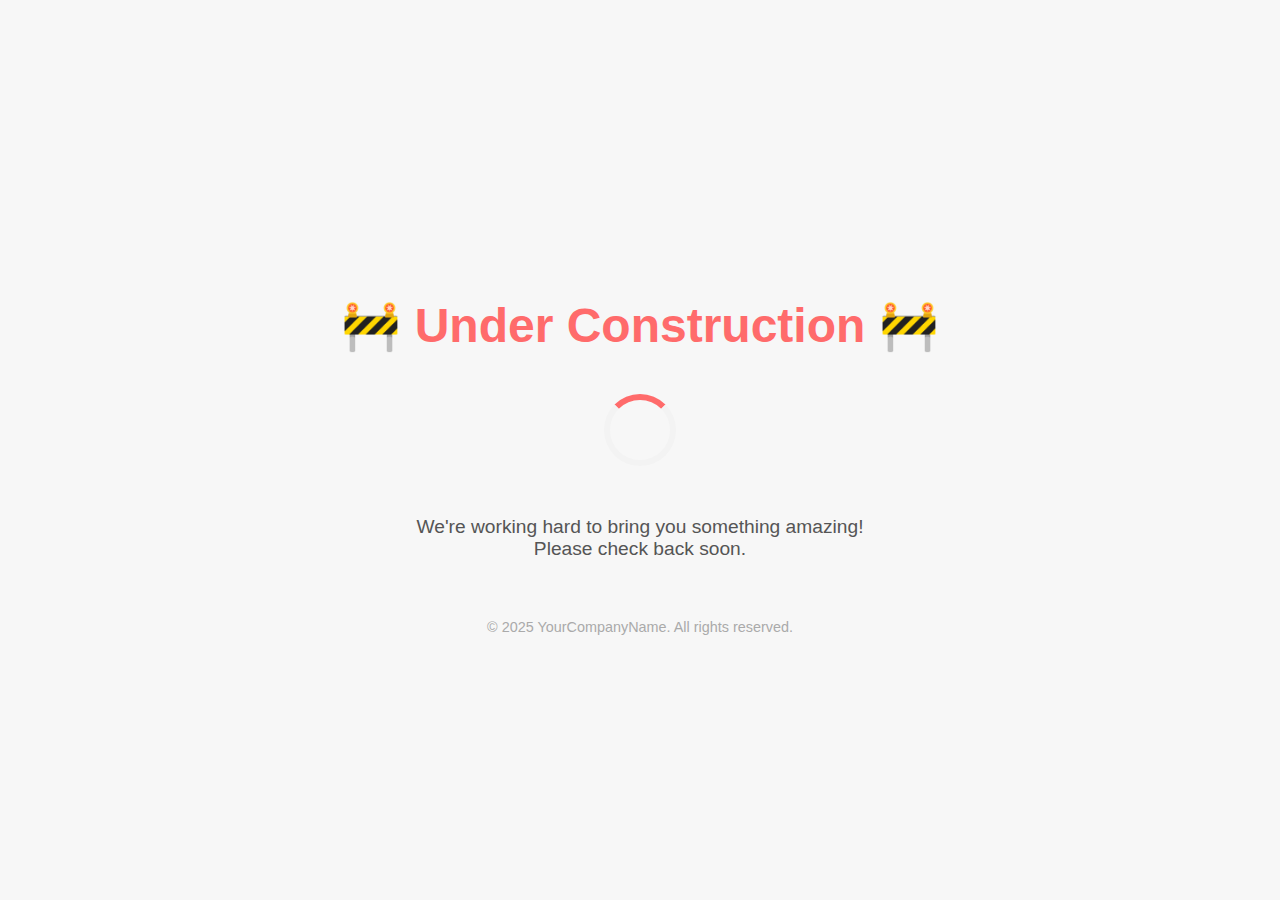
<file: index.html>
<!DOCTYPE html>
<html lang="en">
<head>
  <meta charset="UTF-8">
  <meta name="viewport" content="width=device-width, initial-scale=1">
  <title>Site Under Construction</title>
  <style>
    body {
      margin: 0;
      padding: 0;
      font-family: Arial, sans-serif;
      background-color: #f7f7f7;
      color: #333;
      display: flex;
      align-items: center;
      justify-content: center;
      height: 100vh;
      text-align: center;
      flex-direction: column;
    }
    h1 {
      font-size: 3em;
      color: #ff6b6b;
      margin-bottom: 10px;
    }
    p {
      font-size: 1.2em;
      color: #555;
    }
    .loader {
      margin: 30px 0;
      border: 6px solid #f3f3f3;
      border-top: 6px solid #ff6b6b;
      border-radius: 50%;
      width: 60px;
      height: 60px;
      animation: spin 1s linear infinite;
    }
    @keyframes spin {
      0% { transform: rotate(0deg); }
      100% { transform: rotate(360deg); }
    }
    footer {
      margin-top: 40px;
      font-size: 0.9em;
      color: #aaa;
    }
  </style>
</head>
<body>
  <h1>🚧 Under Construction 🚧</h1>
  <div class="loader"></div>
  <p>We're working hard to bring you something amazing!<br>
     Please check back soon.</p>
  <footer>
    &copy; 2025 YourCompanyName. All rights reserved.
  </footer>
</body>
</html>
</file>
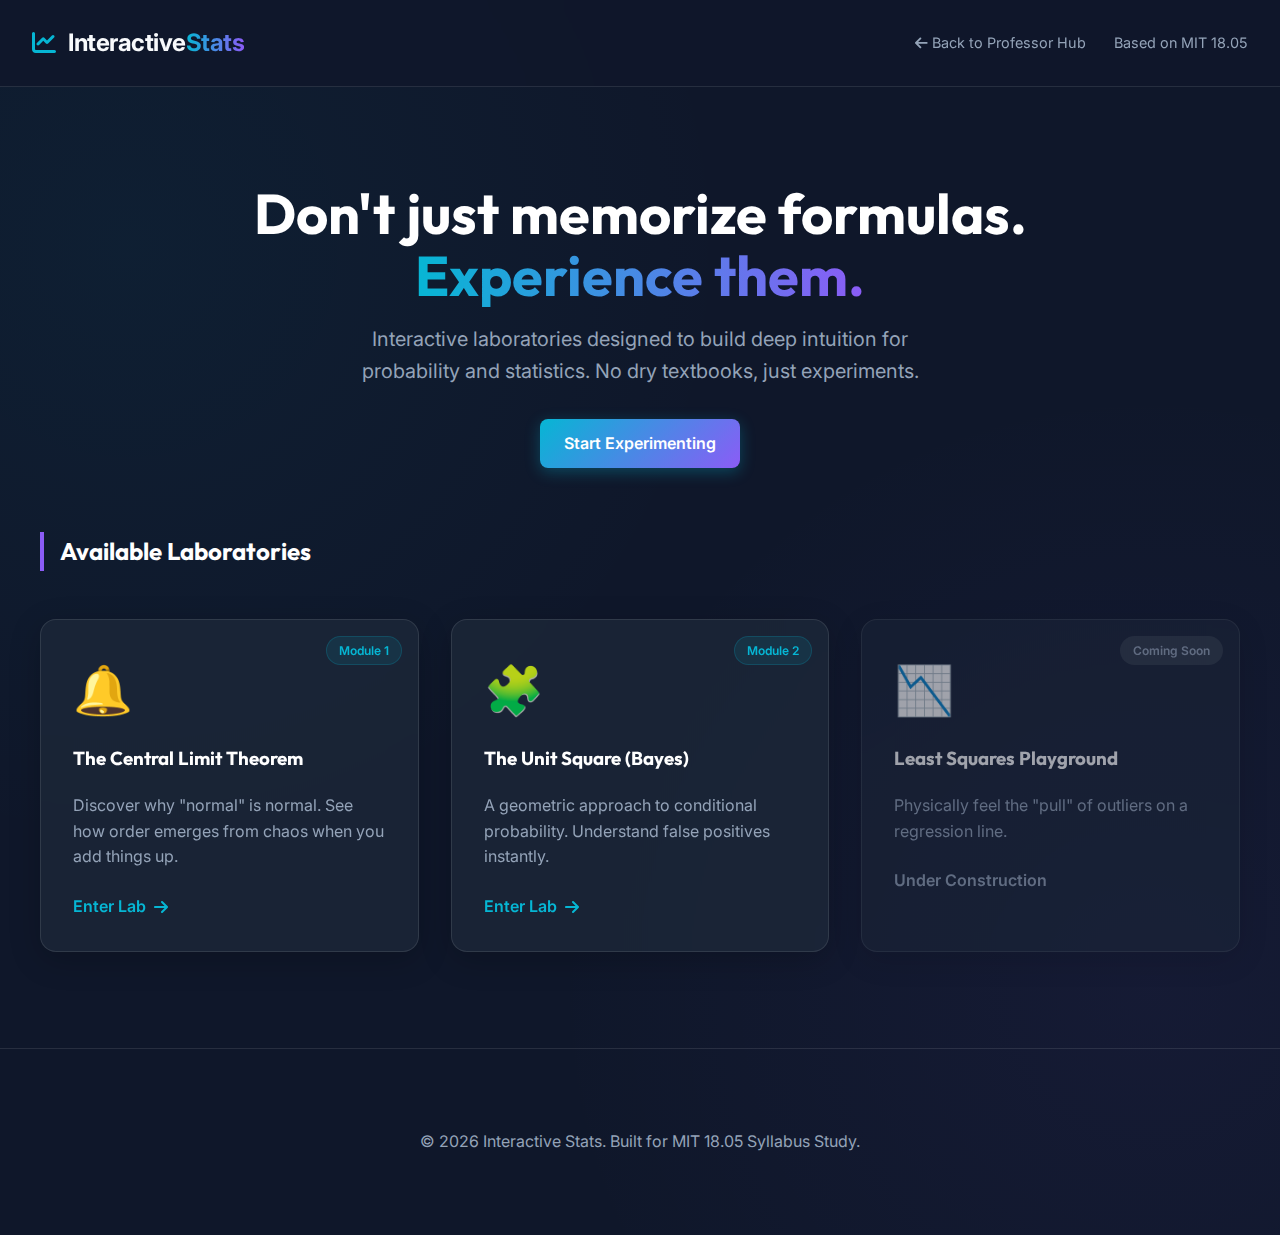
<file: AnalyticsIndia-WEB/index.html>
<!DOCTYPE html>
<html lang="en">

<head>
    <meta charset="UTF-8">
    <meta name="viewport" content="width=device-width, initial-scale=1.0">
    <title>Interactive Stats | Visualize the Math</title>

    <!-- Fonts -->
    <link rel="preconnect" href="https://fonts.googleapis.com">
    <link rel="preconnect" href="https://fonts.gstatic.com" crossorigin>
    <link href="https://fonts.googleapis.com/css2?family=Inter:wght@300;400;600&family=Outfit:wght@500;700&display=swap"
        rel="stylesheet">

    <!-- Styles -->
    <link rel="stylesheet" href="css/style.css">

    <!-- Font Awesome (for icons) -->
    <link rel="stylesheet" href="https://cdnjs.cloudflare.com/ajax/libs/font-awesome/6.4.0/css/all.min.css">
</head>

<body>

    <nav class="navbar">
        <div class="logo">
            <i class="fa-solid fa-chart-line" style="color: var(--accent-cyan); margin-right: 0.5rem;"></i>
            Interactive<span class="text-gradient">Stats</span>
        </div>
        <div class="nav-links">
            <a href="../index.html" style="font-size: 0.9rem; color: var(--text-secondary); margin-right: 1.5rem;">
                <i class="fa-solid fa-arrow-left"></i> Back to Professor Hub
            </a>
            <a href="https://ocw.mit.edu/courses/18-05-introduction-to-probability-and-statistics-spring-2022/"
                target="_blank" style="font-size: 0.9rem; color: var(--text-secondary);">Based on MIT 18.05</a>
        </div>
    </nav>

    <main class="container">
        <section style="text-align: center; padding: 4rem 0;">
            <h1 style="font-size: 3.5rem; margin-bottom: 1rem; line-height: 1.1;">
                Don't just memorize formulas.<br>
                <span class="text-gradient">Experience them.</span>
            </h1>
            <p style="color: var(--text-secondary); font-size: 1.25rem; max-width: 600px; margin: 0 auto 2rem;">
                Interactive laboratories designed to build deep intuition for probability and statistics. No dry
                textbooks, just experiments.
            </p>
            <a href="#labs" class="btn btn-primary">Start Experimenting</a>
        </section>

        <section id="labs">
            <h2 style="border-left: 4px solid var(--accent-purple); padding-left: 1rem;">Available Laboratories</h2>

            <div class="lab-grid">
                <!-- CLT Card -->
                <a href="labs/clt/" class="glass-card lab-card">
                    <span class="lab-tag">Module 1</span>
                    <span class="lab-icon">🔔</span>
                    <h3>The Central Limit Theorem</h3>
                    <p style="color: var(--text-secondary); margin-bottom: 1.5rem;">
                        Discover why "normal" is normal. See how order emerges from chaos when you add things up.
                    </p>
                    <div style="display: flex; align-items: center; color: var(--accent-cyan); font-weight: 600;">
                        Enter Lab <i class="fa-solid fa-arrow-right" style="margin-left: 0.5rem;"></i>
                    </div>
                </a>

                <!-- Bayes Lab Card (Enabled) -->
                <a href="labs/bayes/" class="glass-card lab-card">
                    <span class="lab-tag">Module 2</span>
                    <span class="lab-icon">🧩</span>
                    <h3>The Unit Square (Bayes)</h3>
                    <p style="color: var(--text-secondary); margin-bottom: 1.5rem;">
                        A geometric approach to conditional probability. Understand false positives instantly.
                    </p>
                    <div style="display: flex; align-items: center; color: var(--accent-cyan); font-weight: 600;">
                        Enter Lab <i class="fa-solid fa-arrow-right" style="margin-left: 0.5rem;"></i>
                    </div>
                </a>

                <!-- Coming Soon: Regression -->
                <div class="glass-card lab-card" style="opacity: 0.6; cursor: not-allowed;">
                    <span class="lab-tag"
                        style="background: rgba(255, 255, 255, 0.1); color: var(--text-secondary); border-color: transparent;">Coming
                        Soon</span>
                    <span class="lab-icon">📉</span>
                    <h3>Least Squares Playground</h3>
                    <p style="color: var(--text-secondary); margin-bottom: 1.5rem;">
                        Physically feel the "pull" of outliers on a regression line.
                    </p>
                    <div style="display: flex; align-items: center; color: var(--text-secondary); font-weight: 600;">
                        Under Construction
                    </div>
                </div>
            </div>
        </section>
    </main>

    <footer>
        <p>© 2026 Interactive Stats. Built for MIT 18.05 Syllabus Study.</p>
    </footer>

</body>

</html>
</file>
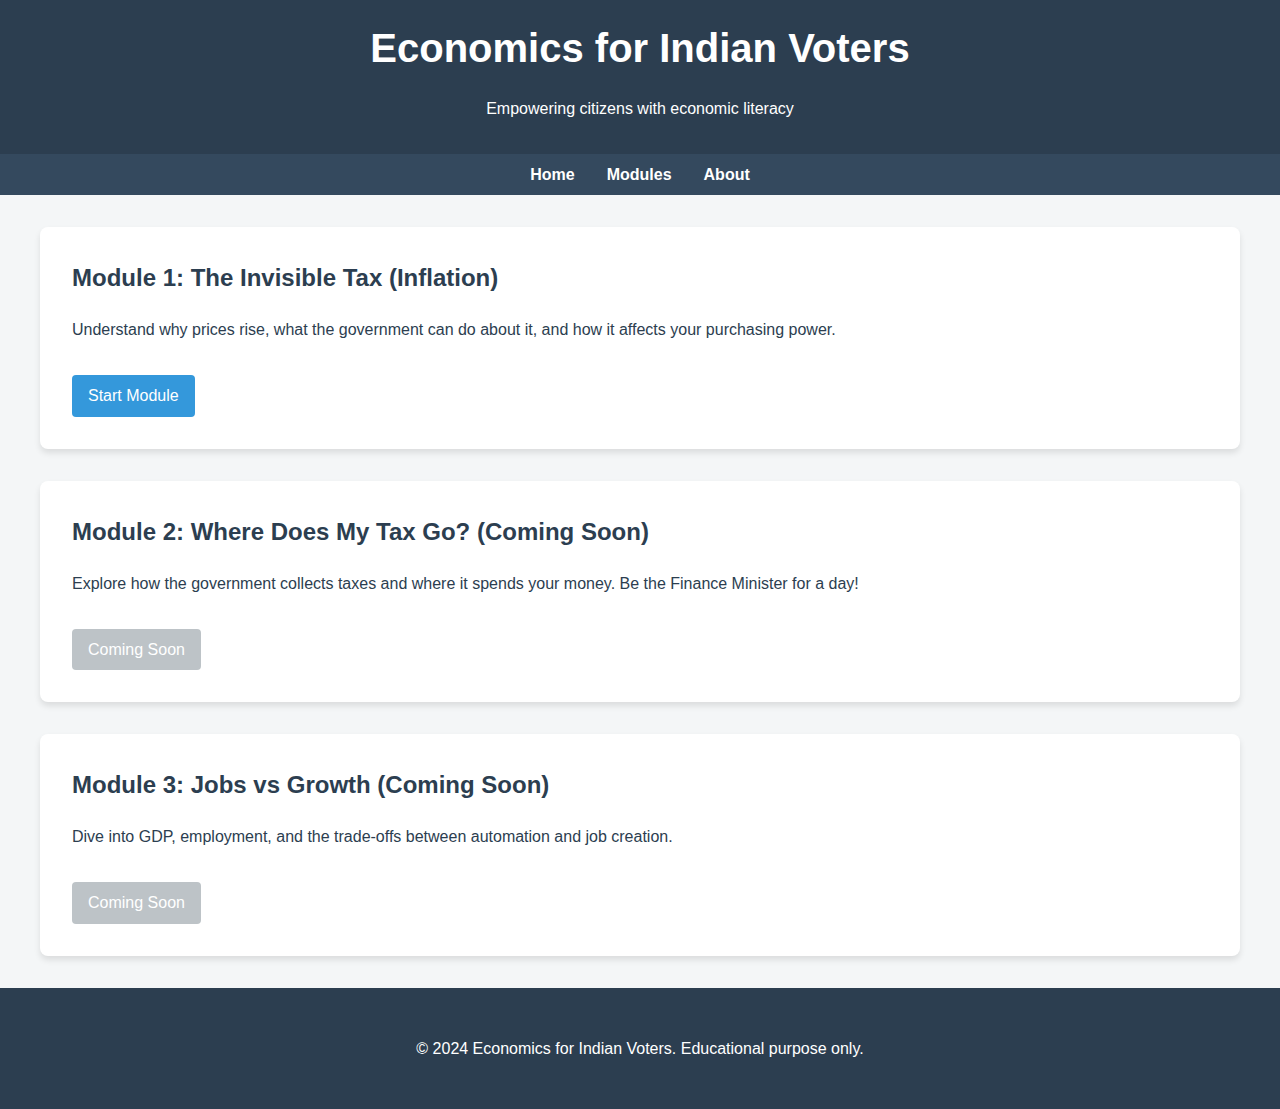
<file: EconomicsIndia/index.html>
<!DOCTYPE html>
<html lang="en">

<head>
    <meta charset="UTF-8">
    <meta name="viewport" content="width=device-width, initial-scale=1.0">
    <title>Economics for Indian Voters</title>
    <link rel="stylesheet" href="css/style.css">
</head>

<body>

    <header>
        <h1>Economics for Indian Voters</h1>
        <p>Empowering citizens with economic literacy</p>
    </header>

    <nav>
        <a href="#">Home</a>
        <a href="#modules">Modules</a>
        <a href="#about">About</a>
    </nav>

    <div class="container" id="modules">
        <div class="module-card">
            <h2 class="module-title">Module 1: The Invisible Tax (Inflation)</h2>
            <p>Understand why prices rise, what the government can do about it, and how it affects your purchasing
                power.</p>
            <a href="modules/inflation/index.html" class="btn">Start Module</a>
        </div>

        <div class="module-card">
            <h2 class="module-title">Module 2: Where Does My Tax Go? (Coming Soon)</h2>
            <p>Explore how the government collects taxes and where it spends your money. Be the Finance Minister for a
                day!</p>
            <a href="#" class="btn" style="background-color: #bdc3c7; cursor: not-allowed;">Coming Soon</a>
        </div>

        <div class="module-card">
            <h2 class="module-title">Module 3: Jobs vs Growth (Coming Soon)</h2>
            <p>Dive into GDP, employment, and the trade-offs between automation and job creation.</p>
            <a href="#" class="btn" style="background-color: #bdc3c7; cursor: not-allowed;">Coming Soon</a>
        </div>
    </div>

    <footer id="about">
        <p>&copy; 2024 Economics for Indian Voters. Educational purpose only.</p>
    </footer>

</body>

</html>
</file>
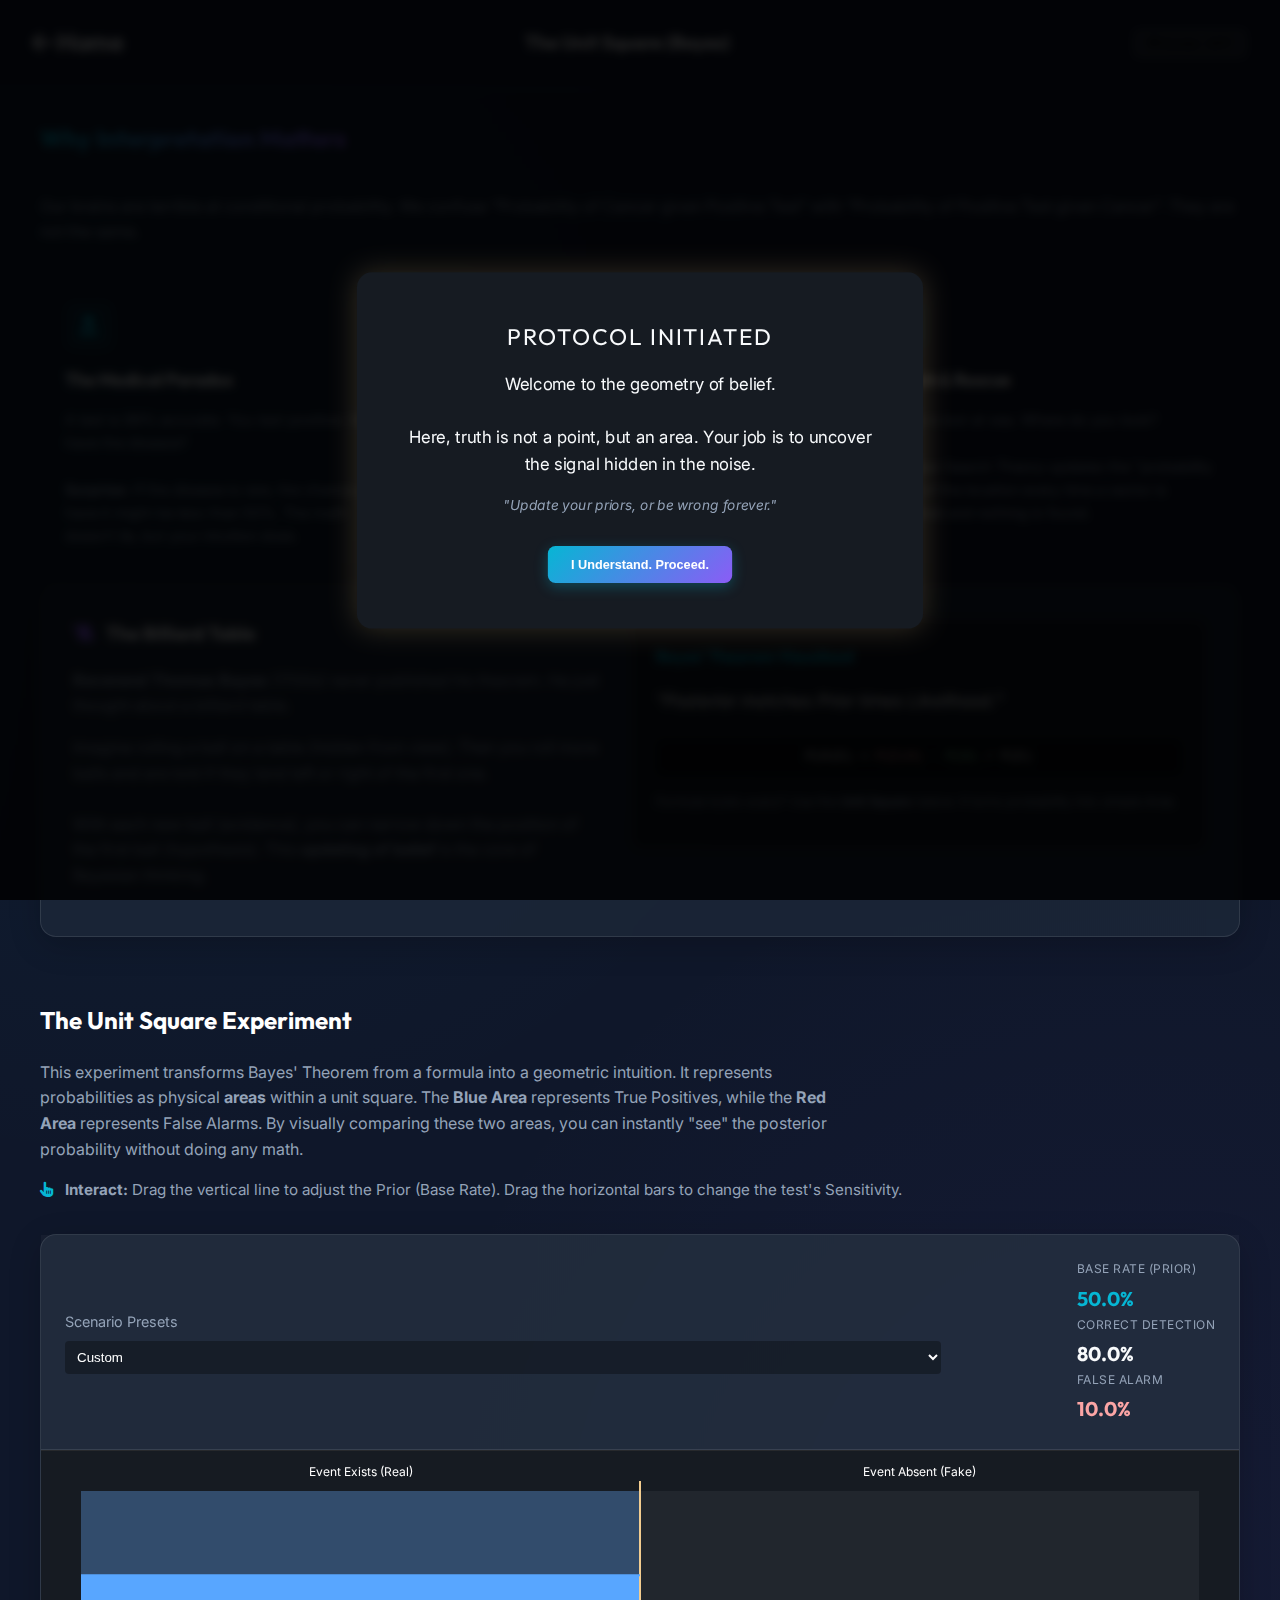
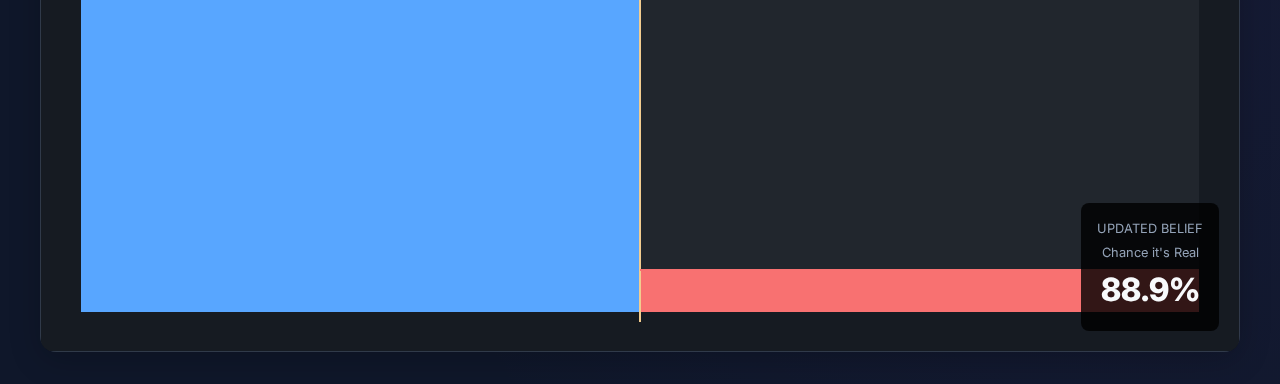
<file: AnalyticsIndia-WEB/labs/bayes/index.html>
<!DOCTYPE html>
<html lang="en">

<head>
    <meta charset="UTF-8">
    <meta name="viewport" content="width=device-width, initial-scale=1.0">
    <title>Bayes: The Unit Square | Interactive Stats</title>

    <!-- Fonts & Icons -->
    <link href="https://fonts.googleapis.com/css2?family=Inter:wght@300;400;600&family=Outfit:wght@500;700&display=swap"
        rel="stylesheet">
    <link rel="stylesheet" href="https://cdnjs.cloudflare.com/ajax/libs/font-awesome/6.4.0/css/all.min.css">

    <!-- Global & Local Styles -->
    <link rel="stylesheet" href="../../css/style.css">
    <link rel="stylesheet" href="style.css">
</head>

<body>

    <nav class="navbar">
        <div class="logo">
            <a href="../../index.html"><i class="fa-solid fa-arrow-left"></i> Home</a>
        </div>
        <h3 style="margin: 0;">The Unit Square (Bayes)</h3>

        <!-- Audio Toggle -->
        <button id="btn-audio" class="btn"
            style="background: rgba(255,255,255,0.1); font-size: 0.8rem; padding: 0.5rem 1rem;">
            <i class="fa-solid fa-volume-xmark" id="audio-icon"></i> Guide: OFF
        </button>
    </nav>

    <main class="container">

        <!-- SECTION 1: MOTIVATION -->
        <section class="motivation-section">
            <h2 class="text-gradient">Why Interpretation Matters</h2>
            <p style="color: var(--text-secondary); margin-bottom: 2rem;">
                Our brains are terrible at conditional probability. We confuse "Probability of Cancer given Positive
                Test" with "Probability of Positive Test given Cancer". They are not the same.
            </p>

            <div class="motivation-grid">
                <!-- Card 1 -->
                <div class="motivation-card">
                    <div class="icon-box">
                        <i class="fa-solid fa-user-doctor"></i>
                    </div>
                    <h4>The Medical Paradox</h4>
                    <p style="font-size: 0.9rem; color: var(--text-secondary);">
                        A test is 99% accurate. You test positive. Do you have the disease?
                        <br><br>
                        <strong>Surprise:</strong> If the disease is rare, the chance you have it might be less than
                        50%. The math doesn't lie, but your intuition does.
                    </p>
                </div>

                <!-- Card 2 -->
                <div class="motivation-card">
                    <div class="icon-box">
                        <i class="fa-solid fa-envelope-open-text"></i>
                    </div>
                    <h4>Spam Filtering</h4>
                    <p style="font-size: 0.9rem; color: var(--text-secondary);">
                        How does Gmail know that "Prince" + "Money" = Spam?
                        <br><br>
                        It uses Naive Bayes. It updates the probability of "Spam" based on the evidence of specific
                        words appearing.
                    </p>
                </div>

                <!-- Card 3 -->
                <div class="motivation-card">
                    <div class="icon-box">
                        <i class="fa-solid fa-helicopter"></i>
                    </div>
                    <h4>Search & Rescue</h4>
                    <p style="font-size: 0.9rem; color: var(--text-secondary);">
                        A ship is lost at sea. Where do you look?
                        <br><br>
                        Bayesian Search Theory updates the "probability map" of the location every time a sector is
                        searched and nothing is found.
                    </p>
                </div>
            </div>
        </section>

        <!-- SECTION 1.5: HISTORY & THEORY -->
        <section class="history-section" style="margin-bottom: 4rem;">
            <div class="glass-card" style="display: flex; gap: 2rem; align-items: flex-start; flex-wrap: wrap;">

                <div style="flex: 1; min-width: 300px;">
                    <h3><i class="fa-solid fa-scroll" style="color: var(--accent-purple); margin-right: 0.5rem;"></i>
                        The Billiard Table</h3>
                    <p style="color: var(--text-secondary); margin-bottom: 1rem;">
                        <strong>Reverend Thomas Bayes</strong> (1700s) never published his theorem. He just thought
                        about a billiard table.
                    </p>
                    <p style="color: var(--text-secondary);">
                        Imagine rolling a ball on a table (hidden from view). Then you roll more balls and are told if
                        they land left or right of the first one.
                        <br><br>
                        With each new ball (evidence), you can narrow down the position of the first ball (hypothesis).
                        This <strong>updating of belief</strong> is the core of Bayesian thinking.
                    </p>
                </div>

                <div
                    style="flex: 1; min-width: 300px; background: rgba(0,0,0,0.3); padding: 1.5rem; border-radius: 12px; border: 1px solid var(--glass-border);">
                    <h4 style="color: var(--accent-cyan); margin-bottom: 0.5rem;">Bayes' Theorem Visualized</h4>
                    <p style="font-style: italic; color: white; font-size: 1.1rem; margin-bottom: 1.5rem;">
                        "Posterior matches Prior times Likelihood."
                    </p>

                    <div
                        style="font-family: monospace; background: rgba(0,0,0,0.5); padding: 0.5rem; border-radius: 6px; text-align: center; margin-bottom: 1rem;">
                        P(H|E) = <span style="color: #fca5a5;">P(E|H)</span> · <span style="color: #86efac;">P(H)</span>
                        / P(E)
                    </div>

                    <p style="font-size: 0.8rem; color: var(--text-secondary);">
                        Formula looks scary? Use the <strong>Unit Square</strong> below. It turns probability into
                        simple Area.
                    </p>
                </div>

            </div>
        </section>

        <!-- SECTION 2: THE LAB -->
        <section class="lab-workspace">
            <h2>The Unit Square Experiment</h2>
            <p style="color: var(--text-secondary); margin-bottom: 1rem; max-width: 800px; line-height: 1.6;">
                This experiment transforms Bayes' Theorem from a formula into a geometric intuition.
                It represents probabilities as physical <strong>areas</strong> within a unit square.
                The <strong>Blue Area</strong> represents True Positives, while the <strong>Red Area</strong> represents
                False Alarms.
                By visually comparing these two areas, you can instantly "see" the posterior probability without doing
                any math.
            </p>
            <p style="color: var(--text-secondary); margin-bottom: 2rem; font-size: 0.95rem;">
                <i class="fa-solid fa-hand-pointer" style="margin-right: 0.5rem; color: var(--accent-cyan);"></i>
                <strong>Interact:</strong> Drag the vertical line to adjust the Prior (Base Rate). Drag the horizontal
                bars to change the test's Sensitivity.
            </p>

            <div class="glass-card" style="padding: 0;">

                <!-- Controls -->
                <div class="controls-panel">
                    <div style="display: flex; flex-direction: column; gap: 0.5rem; flex: 1;">
                        <label style="font-size: 0.9rem; color: var(--text-secondary);">Scenario Presets</label>
                        <select id="scenario-select"
                            style="padding: 0.5rem; background: rgba(0,0,0,0.3); border: 1px solid var(--border-color); color: white; border-radius: 4px;">
                            <option value="custom">Custom</option>
                            <option value="mammogram">Mammogram (Rare Disease)</option>
                            <option value="spam">Spam Filter (Frequent)</option>
                            <option value="fair">Fair Coin</option>
                        </select>
                    </div>

                    <div class="spacer" style="flex: 0.1;"></div>

                    <div style="display: items; gap: 2rem;">
                        <div class="stat-readout">
                            <div class="label">Base Rate (Prior)</div>
                            <div class="value" id="val-prior" style="color: var(--accent-cyan);">50%</div>
                        </div>
                        <div class="stat-readout">
                            <div class="label">Correct Detection</div>
                            <div class="value" id="val-tpr" style="color: var(--accent-blue);">80%</div>
                        </div>
                        <div class="stat-readout">
                            <div class="label">False Alarm</div>
                            <div class="value" id="val-fpr" style="color: #fca5a5;">10%</div>
                        </div>
                    </div>
                </div>

                <!-- Visualization Area -->
                <div class="canvas-container"
                    style="position: relative; height: 500px; display: flex; justify-content: center; align-items: center; background: #0f1115;">

                    <!-- The Canvas -->
                    <canvas id="bayesCanvas"></canvas>

                    <!-- Overlay Result -->
                    <div class="result-overlay"
                        style="position: absolute; bottom: 20px; right: 20px; background: rgba(0,0,0,0.8); padding: 1rem; border-radius: 8px; border: 1px solid var(--accent-gold); text-align: center;">
                        <div style="font-size: 0.8rem; color: var(--text-secondary); margin-bottom: 0.25rem;">UPDATED
                            BELIEF</div>
                        <div style="font-size: 0.8rem; color: var(--text-secondary);">Chance it's Real</div>
                        <div id="val-posterior" style="font-size: 2rem; font-weight: 800; color: var(--accent-gold);">
                            --%</div>
                    </div>

                </div>

            </div>
        </section>

    </main>

    <!-- CHALLENGE MODAL -->
    <div id="challenge-modal" class="modal-overlay">
        <div class="modal-content">
            <div class="modal-title">Protocol Initiated</div>
            <p class="modal-body">
                Welcome to the geometry of belief.<br><br>
                Here, truth is not a point, but an area. Your job is to uncover the signal hidden in the noise.<br>
                <span
                    style="display:block; margin-top:1rem; font-size: 0.9rem; color: var(--text-secondary); font-style: italic;">"Update
                    your priors, or be wrong forever."</span>
            </p>
            <button class="btn btn-primary" onclick="closeModal()">
                I Understand. Proceed.
            </button>
        </div>
    </div>

    <!-- TOAST CONTAINER -->
    <div id="toast-container" class="toast-container"></div>

    <script src="../../js/utils.js"></script>
    <script src="script.js"></script>
</body>

</html>
</file>
<file: AnalyticsIndia-WEB/css/style.css>
/* Global Theme - Premium Scientific */
:root {
    --bg-color: #0f172a;
    --text-primary: #f8fafc;
    --text-secondary: #94a3b8;
    --accent-cyan: #06b6d4;
    --accent-purple: #8b5cf6;
    --card-bg: rgba(30, 41, 59, 0.7);
    --glass-border: rgba(255, 255, 255, 0.1);
    --font-main: 'Inter', system-ui, -apple-system, sans-serif;
    --font-heading: 'Outfit', sans-serif;
}

body {
    margin: 0;
    padding: 0;
    font-family: var(--font-main);
    background-color: var(--bg-color);
    color: var(--text-primary);
    line-height: 1.6;
    overflow-x: hidden;
    background-image:
        radial-gradient(circle at 10% 20%, rgba(6, 182, 212, 0.05) 0%, transparent 40%),
        radial-gradient(circle at 90% 80%, rgba(139, 92, 246, 0.05) 0%, transparent 40%);
}

h1,
h2,
h3,
h4 {
    font-family: var(--font-heading);
    font-weight: 700;
    color: white;
    margin-top: 0;
}

a {
    text-decoration: none;
    color: inherit;
    transition: all 0.2s ease;
}

/* Utilities */
.container {
    max-width: 1200px;
    margin: 0 auto;
    padding: 2rem;
}

.text-gradient {
    background: linear-gradient(to right, var(--accent-cyan), var(--accent-purple));
    -webkit-background-clip: text;
    -webkit-text-fill-color: transparent;
    display: inline-block;
}

/* Components */
.btn {
    display: inline-flex;
    align-items: center;
    justify-content: center;
    padding: 0.75rem 1.5rem;
    border-radius: 8px;
    font-weight: 600;
    cursor: pointer;
    border: none;
    transition: all 0.3s ease;
}

.btn-primary {
    background: linear-gradient(135deg, var(--accent-cyan), var(--accent-purple));
    color: white;
    box-shadow: 0 4px 15px rgba(6, 182, 212, 0.3);
}

.btn-primary:hover {
    transform: translateY(-2px);
    box-shadow: 0 6px 20px rgba(139, 92, 246, 0.4);
}

.glass-card {
    background: var(--card-bg);
    backdrop-filter: blur(12px);
    -webkit-backdrop-filter: blur(12px);
    border: 1px solid var(--glass-border);
    border-radius: 16px;
    padding: 2rem;
    box-shadow: 0 8px 32px rgba(0, 0, 0, 0.2);
}

/* Navbar */
.navbar {
    padding: 1.5rem 2rem;
    display: flex;
    justify-content: space-between;
    align-items: center;
    border-bottom: 1px solid var(--glass-border);
    background: rgba(15, 23, 42, 0.8);
    backdrop-filter: blur(10px);
    position: sticky;
    top: 0;
    z-index: 1000;
}

.logo {
    font-size: 1.5rem;
    font-weight: 700;
    letter-spacing: -0.5px;
}

/* Landing Page Grid */
.lab-grid {
    display: grid;
    grid-template-columns: repeat(auto-fit, minmax(300px, 1fr));
    gap: 2rem;
    margin-top: 3rem;
}

.lab-card {
    position: relative;
    overflow: hidden;
    transition: transform 0.3s ease;
}

.lab-card:hover {
    transform: translateY(-5px);
    border-color: rgba(6, 182, 212, 0.3);
}

.lab-tag {
    position: absolute;
    top: 1rem;
    right: 1rem;
    padding: 0.25rem 0.75rem;
    border-radius: 20px;
    font-size: 0.75rem;
    font-weight: 600;
    background: rgba(6, 182, 212, 0.1);
    color: var(--accent-cyan);
    border: 1px solid rgba(6, 182, 212, 0.2);
}

.lab-icon {
    font-size: 3rem;
    margin-bottom: 1rem;
    display: block;
}

footer {
    text-align: center;
    padding: 4rem 2rem;
    color: var(--text-secondary);
    border-top: 1px solid var(--glass-border);
    margin-top: 4rem;
}

/* Motivation Section Grid */
.motivation-grid {
    display: grid;
    grid-template-columns: repeat(auto-fit, minmax(280px, 1fr));
    gap: 2rem;
    margin-top: 2rem;
}

.motivation-card {
    background: rgba(30, 41, 59, 0.4);
    border: 1px solid var(--glass-border);
    border-radius: 12px;
    padding: 1.5rem;
    transition: transform 0.3s ease, background 0.3s ease;
}

.motivation-card:hover {
    transform: translateY(-5px);
    background: rgba(30, 41, 59, 0.6);
    border-color: rgba(6, 182, 212, 0.3);
}

.motivation-card .icon-box {
    width: 48px;
    height: 48px;
    background: rgba(6, 182, 212, 0.1);
    border-radius: 10px;
    display: flex;
    align-items: center;
    justify-content: center;
    color: var(--accent-cyan);
    font-size: 1.25rem;
    margin-bottom: 1rem;
}

.motivation-card h4 {
    margin-bottom: 0.5rem;
    font-size: 1.1rem;
}
</file>
<file: EconomicsIndia/css/style.css>
:root {
    --primary-color: #2c3e50;
    --secondary-color: #e74c3c;
    --accent-color: #3498db;
    --background-color: #f4f6f7;
    --text-color: #2c3e50;
    --card-bg: #ffffff;
    --font-family: 'Segoe UI', Tahoma, Geneva, Verdana, sans-serif;
}

body {
    font-family: var(--font-family);
    background-color: var(--background-color);
    color: var(--text-color);
    margin: 0;
    padding: 0;
    line-height: 1.6;
}

header {
    background-color: var(--primary-color);
    color: white;
    padding: 1rem 0;
    text-align: center;
}

header h1 {
    margin: 0;
    font-size: 2.5rem;
}

nav {
    display: flex;
    justify-content: center;
    background-color: #34495e;
    padding: 0.5rem;
}

nav a {
    color: white;
    text-decoration: none;
    margin: 0 1rem;
    font-weight: bold;
}

nav a:hover {
    color: var(--accent-color);
}

.container {
    max-width: 1200px;
    margin: 2rem auto;
    padding: 0 1rem;
}

.module-card {
    background-color: var(--card-bg);
    border-radius: 8px;
    box-shadow: 0 4px 6px rgba(0, 0, 0, 0.1);
    padding: 2rem;
    margin-bottom: 2rem;
    transition: transform 0.2s;
}

.module-card:hover {
    transform: translateY(-5px);
}

.module-title {
    color: var(--primary-color);
    margin-top: 0;
}

.btn {
    display: inline-block;
    background-color: var(--accent-color);
    color: white;
    padding: 0.5rem 1rem;
    text-decoration: none;
    border-radius: 4px;
    margin-top: 1rem;
    transition: background-color 0.2s;
}

.btn:hover {
    background-color: #2980b9;
}

footer {
    text-align: center;
    padding: 2rem 0;
    background-color: var(--primary-color);
    color: white;
    margin-top: 2rem;
}
</file>
<file: AnalyticsIndia-WEB/labs/bayes/style.css>
/* Bayes Lab Specific Styles */

/* Canvas Container */
.canvas-container {
    width: 100%;
    min-height: 500px;
    background: linear-gradient(to bottom, #161b22, #0d1117);
    border-top: 1px solid var(--glass-border);
    border-radius: 0 0 12px 12px;
    position: relative;
    overflow: hidden;
}

canvas {
    box-shadow: 0 20px 50px rgba(0, 0, 0, 0.5);
    cursor: crosshair;
}

/* Stats Readout Top */
.controls-panel {
    display: flex;
    align-items: center;
    gap: 1.5rem;
    padding: 1.5rem;
    background: rgba(255, 255, 255, 0.03);
    border-bottom: 1px solid var(--glass-border);
    flex-wrap: wrap;
}

.stat-readout {
    display: flex;
    flex-direction: column;
}

.stat-readout .label {
    font-size: 0.75rem;
    text-transform: uppercase;
    letter-spacing: 0.5px;
    color: var(--text-secondary);
    margin-bottom: 0.25rem;
}

.stat-readout .value {
    font-size: 1.25rem;
    font-weight: 700;
    font-family: 'Outfit', sans-serif;
}

/* Motivation Cards (Reuse from CLT but ensure grid) */
.motivation-grid {
    display: grid;
    grid-template-columns: repeat(auto-fit, minmax(280px, 1fr));
    gap: 1.5rem;
}

.motivation-card {
    background: var(--glass-bg);
    border: 1px solid var(--glass-border);
    padding: 1.5rem;
    border-radius: 12px;
    transition: transform 0.3s ease, border-color 0.3s ease;
}

.motivation-card:hover {
    transform: translateY(-5px);
    border-color: var(--accent-purple);
}

.icon-box {
    width: 50px;
    height: 50px;
    background: rgba(255, 255, 255, 0.05);
    border-radius: 8px;
    display: flex;
    justify-content: center;
    align-items: center;
    font-size: 1.5rem;
    color: var(--accent-gold);
    margin-bottom: 1rem;
}

/* Challenge Modal & Toasts (Inherited from global css but specific updates if needed) */
.modal-overlay {
    position: fixed;
    top: 0;
    left: 0;
    width: 100%;
    height: 100%;
    background: rgba(0, 0, 0, 0.85);
    backdrop-filter: blur(5px);
    display: flex;
    justify-content: center;
    align-items: center;
    z-index: 1000;
    opacity: 1;
    transition: opacity 0.5s ease;
}

.modal-content {
    background: #161b22;
    border: 1px solid var(--accent-gold);
    padding: 3rem;
    max-width: 500px;
    text-align: center;
    border-radius: 16px;
    box-shadow: 0 0 30px rgba(242, 204, 143, 0.2);
    transform: scale(0.95);
    animation: modalPop 0.5s cubic-bezier(0.175, 0.885, 0.32, 1.275) forwards;
}

@keyframes modalPop {
    to {
        transform: scale(1);
    }
}

.modal-title {
    font-family: 'Outfit', sans-serif;
    font-size: 1.5rem;
    color: var(--accent-gold);
    margin-bottom: 1rem;
    text-transform: uppercase;
    letter-spacing: 2px;
}

.modal-body {
    color: var(--text-primary);
    font-size: 1.1rem;
    line-height: 1.6;
    margin-bottom: 2rem;
}

.toast-container {
    position: fixed;
    bottom: 2rem;
    left: 50%;
    transform: translateX(-50%);
    display: flex;
    flex-direction: column;
    gap: 1rem;
    z-index: 900;
    pointer-events: none;
}

.toast {
    background: rgba(22, 27, 34, 0.95);
    border: 1px solid var(--accent-cyan);
    padding: 1rem 1.5rem;
    border-radius: 50px;
    color: var(--accent-cyan);
    font-weight: 500;
    box-shadow: 0 5px 15px rgba(0, 0, 0, 0.5);
    display: flex;
    align-items: center;
    gap: 0.75rem;
    animation: slideUp 0.3s ease-out;
    pointer-events: auto;
}

@keyframes slideUp {
    from {
        opacity: 0;
        transform: translateY(20px);
    }

    to {
        opacity: 1;
        transform: translateY(0);
    }
}
</file>
